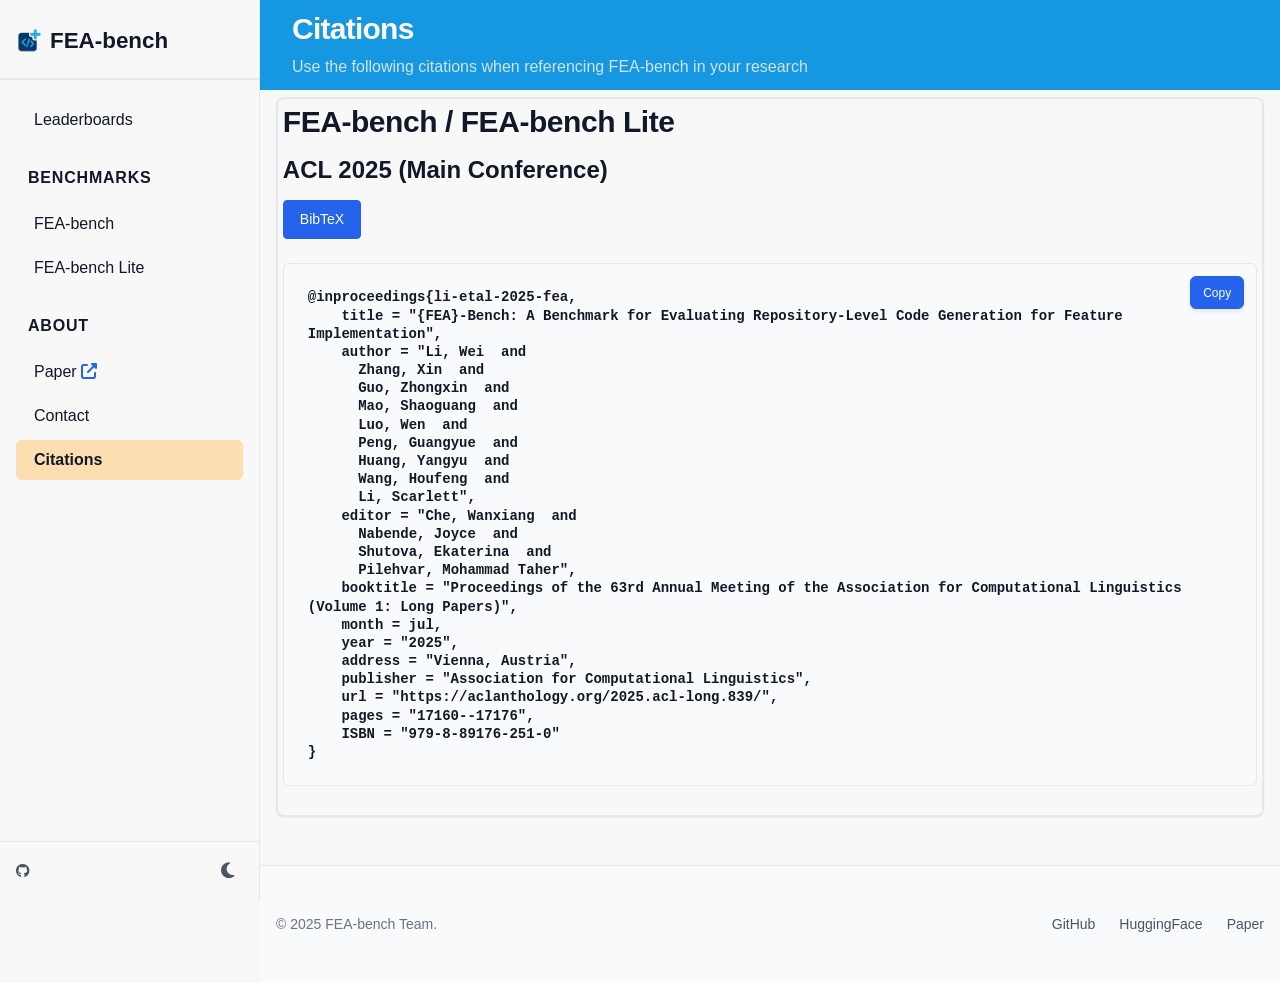
<file: citations.html>
<!DOCTYPE html>
<html lang="en">
<head>
    <meta charset="UTF-8">
    <meta name="viewport" content="width=device-width, initial-scale=1.0">
    <title>FEA-Bench Citations</title>
    <link rel="stylesheet" href="css/main.css">
    <link rel="stylesheet" href="https://cdnjs.cloudflare.com/ajax/libs/font-awesome/6.2.0/css/all.min.css">
    <script
      async
      src="https://www.googletagmanager.com/gtag/js?id=G-H9XFCMDPNS"
    ></script>
    <script>
      window.dataLayer = window.dataLayer || [];
      function gtag() {
        dataLayer.push(arguments);
      }
      gtag("js", new Date());

      gtag("config", "G-H9XFCMDPNS");
    </script>
    
    <link rel="icon" href="favicon.ico" type="image/x-icon">

</head>
<body>
    <div class="sidebar-overlay"></div>
<header class="mobile-header">
    <a href="https://gmago-leway.github.io/fea-bench.github.io/" class="mobile-logo"><img src="img/FEA-Bench-logo.png" alt="SWE-bench logo" class="sidebar-logo-icon">FEA-bench</a>
    <button class="sidebar-opener" aria-label="Open menu">
        <i class="fas fa-bars"></i>
    </button>
</header>

<aside class="sidebar">
    <div class="sidebar-header">
         <a href="https://gmago-leway.github.io/fea-bench.github.io/" class="sidebar-logo"><img src="img/FEA-Bench-logo.png" alt="SWE-bench logo" class="sidebar-logo-icon">FEA-bench</a>
         <button class="mobile-nav-toggle" aria-label="Close menu">
             <i class="fas fa-times"></i>
         </button>
    </div>
    <nav class="sidebar-nav">
        <ul>
            <li><a href="index.html" class="nav-link" data-page="index">Leaderboards</a></li>
            <li class="nav-section-title">Benchmarks</li>
            <li><a href="original.html" class="nav-link" data-page="original">FEA-bench</a></li>
            <li><a href="lite.html" class="nav-link" data-page="lite">FEA-bench Lite</a></li>
            <!-- <li><a href="multilingual.html" class="nav-link" data-page="docs">SWE-bench Multilingual</a></li>
            <li><a href="multimodal.html" class="nav-link" data-page="multimodal">SWE-bench Multimodal</a></li>
            <li><a href="https://openai.com/index/introducing-swe-bench-verified/" class="nav-link" data-page="verified">SWE-bench Verified <i class="fas fa-external-link-alt"></i></a></li> -->
            <li class="nav-section-title">About</li>
            <li><a href="https://arxiv.org/abs/2503.06680" class="nav-link" data-page="paper">Paper <i class="fas fa-external-link-alt"></i></a></li>
            <!-- <li><a href="https://swebench.com/SWE-bench/" class="nav-link" data-page="docs">Docs <i class="fas fa-external-link-alt"></i></a></li> -->
            <li><a href="contact.html" class="nav-link" data-page="contact">Contact</a></li>
            <li><a href="citations.html" class="nav-link" data-page="citations">Citations</a></li>
            <!-- <li><a href="press.html" class="nav-link" data-page="press">Press</a></li>
            <li><a href="submit.html" class="nav-link" data-page="submit">Submit</a></li>            
            <li class="nav-section-title">SWE-bench Family</li>
            <li><a href="https://swe-agent.com/latest/" class="nav-link" data-page="swe-agent"><img src="img/swe-agent-icon.svg" alt="SWE-agent icon" class="sidebar-family-icon">SWE-agent <i class="fas fa-external-link-alt"></i></a></li>
            <li><a href="https://swesmith.com/" class="nav-link" data-page="swe-smith"><img src="img/swe-smith-icon.svg" alt="SWE-smith icon" class="sidebar-family-icon">SWE-smith <i class="fas fa-external-link-alt"></i></a></li>
            <li><a href="https://swe-rex.com/latest/" class="nav-link" data-page="swe-rex"><img src="img/swe-rex-icon.svg" alt="SWE-ReX icon" class="sidebar-family-icon">SWE-ReX <i class="fas fa-external-link-alt"></i></a></li>
            <li><a href="https://swebench.com/sb-cli/" class="nav-link" data-page="sb-cli"><img src="img/sb-cli-icon.svg" alt="SWE-bench CLI icon" class="sidebar-family-icon">SWE-bench CLI <i class="fas fa-external-link-alt"></i></a></li> -->
        </ul>
    </nav>
    <div class="sidebar-footer">
        <a href="https://github.com/microsoft/FEA-Bench" target="_blank" rel="noopener noreferrer">
            <i class="fab fa-github"></i>
        </a>
        &nbsp;
        <button id="theme-toggle" class="theme-toggle" aria-label="Toggle dark mode">
            <i class="fas fa-moon"></i>
        </button>
    </div>
</aside>
    
    <div class="main-content">
        
    <header class="page-header">
        <div class="container">
            <h1>Citations</h1>
            <p>Use the following citations when referencing FEA-bench in your research</p>
        </div>
    </header>

    <section class="container">
        <div class="content-section citation-section">
            <h2>FEA-bench / FEA-bench Lite</h2>
            <h3>ACL 2025 (Main Conference)</h3>
            <div class="citation-type">
                <button class="citation-format-btn active" data-format="bibtex" data-target="original-citation">BibTeX</button>
            </div>
            <div class="citation-container" id="original-citation-bibtex">
                <button class="copy-btn">Copy</button>
                <pre>@inproceedings{li-etal-2025-fea,
    title = "{FEA}-Bench: A Benchmark for Evaluating Repository-Level Code Generation for Feature Implementation",
    author = "Li, Wei  and
      Zhang, Xin  and
      Guo, Zhongxin  and
      Mao, Shaoguang  and
      Luo, Wen  and
      Peng, Guangyue  and
      Huang, Yangyu  and
      Wang, Houfeng  and
      Li, Scarlett",
    editor = "Che, Wanxiang  and
      Nabende, Joyce  and
      Shutova, Ekaterina  and
      Pilehvar, Mohammad Taher",
    booktitle = "Proceedings of the 63rd Annual Meeting of the Association for Computational Linguistics (Volume 1: Long Papers)",
    month = jul,
    year = "2025",
    address = "Vienna, Austria",
    publisher = "Association for Computational Linguistics",
    url = "https://aclanthology.org/2025.acl-long.839/",
    pages = "17160--17176",
    ISBN = "979-8-89176-251-0"
}</pre>
            </div>
        </div>
    </section>


        
        <footer class="footer">
            <div class="container">
                <div class="footer-content">
                    <div class="footer-copyright">
                        &copy; 2025 FEA-bench Team.
                    </div>
                    <div class="footer-links">
                        <a href="https://github.com/microsoft/FEA-Bench" target="_blank">GitHub</a>
                        <a href="https://huggingface.co/datasets/microsoft/FEA-Bench" target="_blank">HuggingFace</a>
                        <a href="https://arxiv.org/abs/2503.06680" target="_blank">Paper</a>
                    </div>
                </div>
            </div>
        </footer>
    </div>

    <!-- Common JS files -->
    <script src="js/mainResults.js"></script>
    <script src="js/citation.js"></script>
    <script src="js/citationFormat.js"></script>
    
    <!-- Page-specific JS files will be injected here -->
    

    <script>
        function initTheme() {
            const themeToggle = document.getElementById('theme-toggle');
            const prefersDarkScheme = window.matchMedia('(prefers-color-scheme: dark)');
            const storedTheme = localStorage.getItem('theme');
            
            if (storedTheme === 'dark' || (!storedTheme && prefersDarkScheme.matches)) {
                document.body.classList.add('dark-mode');
            }
            
            if (themeToggle) {
                themeToggle.addEventListener('click', () => {
                    document.body.classList.toggle('dark-mode');
                    
                    const isDarkMode = document.body.classList.contains('dark-mode');
                    localStorage.setItem('theme', isDarkMode ? 'dark' : 'light');
                });
            }
            
            prefersDarkScheme.addEventListener('change', (e) => {
                if (!localStorage.getItem('theme')) {
                    if (e.matches) {
                        document.body.classList.add('dark-mode');
                    } else {
                        document.body.classList.remove('dark-mode');
                    }
                }
            });
        }
        
        document.addEventListener('DOMContentLoaded', function() {
            initTheme();
            
            const currentPath = window.location.pathname;
            const currentPage = currentPath.split('/').pop().split('.')[0] || 'index';
            
            const navLinks = document.querySelectorAll('.nav-link');
            navLinks.forEach(link => {
                const linkPage = link.getAttribute('data-page');
                if (linkPage === currentPage) {
                    link.classList.add('active');
                }
                
                if (currentPage === 'index' && window.location.hash) {
                    const currentHash = window.location.hash.substring(1);
                    if (linkPage === currentHash) {
                        link.classList.add('active');
                    }
                }
            });
            
            const sidebarOpener = document.querySelector('.sidebar-opener');
            const sidebarCloser = document.querySelector('.sidebar .mobile-nav-toggle');
            const sidebar = document.querySelector('.sidebar');
            const overlay = document.querySelector('.sidebar-overlay');
            
            if ((sidebarOpener || sidebarCloser) && sidebar && overlay) {
                function toggleMenu() {
                    sidebar.classList.toggle('open');
                    overlay.classList.toggle('active');
                }
                
                function openMenu() {
                    sidebar.classList.add('open');
                    overlay.classList.add('active');
                }
                
                function closeMenu() {
                    sidebar.classList.remove('open');
                    overlay.classList.remove('active');
                }
                
                if (sidebarOpener) {
                    sidebarOpener.addEventListener('click', function(e) {
                        e.preventDefault();
                        openMenu();
                    });
                }
                
                if (sidebarCloser) {
                    sidebarCloser.addEventListener('click', function(e) {
                        e.preventDefault();
                        closeMenu();
                    });
                }
                
                overlay.addEventListener('click', function(e) {
                    e.preventDefault();
                    closeMenu();
                });
                
                navLinks.forEach(link => {
                    link.addEventListener('click', () => {
                        if (sidebar.classList.contains('open')) {
                            closeMenu();
                        }
                    });
                });
                
                document.addEventListener('keydown', function(e) {
                    if (e.key === 'Escape' && sidebar.classList.contains('open')) {
                        closeMenu();
                    }
                });
            }
        });
    </script>

    
<script>
    document.addEventListener('DOMContentLoaded', function() {
        // Add styles for citation section h3 headings
        const style = document.createElement('style');
        style.textContent = `
            .citation-container h3 {
                margin-top: 0;
                margin-bottom: 1rem;
                font-size: var(--text-lg);
                color: var(--color-text-secondary);
                border-bottom: 1px solid var(--color-border);
                padding-bottom: 0.5rem;
            }
        `;
        document.head.appendChild(style);
        
        // Hide all non-bibtex citation formats on load
        document.querySelectorAll('.citation-container').forEach(el => {
            if (!el.id.includes('-bibtex')) {
                el.classList.add('display-none');
            }
        });
        
    });
</script>
<script src="js/citationFormat.js"></script>

</body>
</html>
</file>
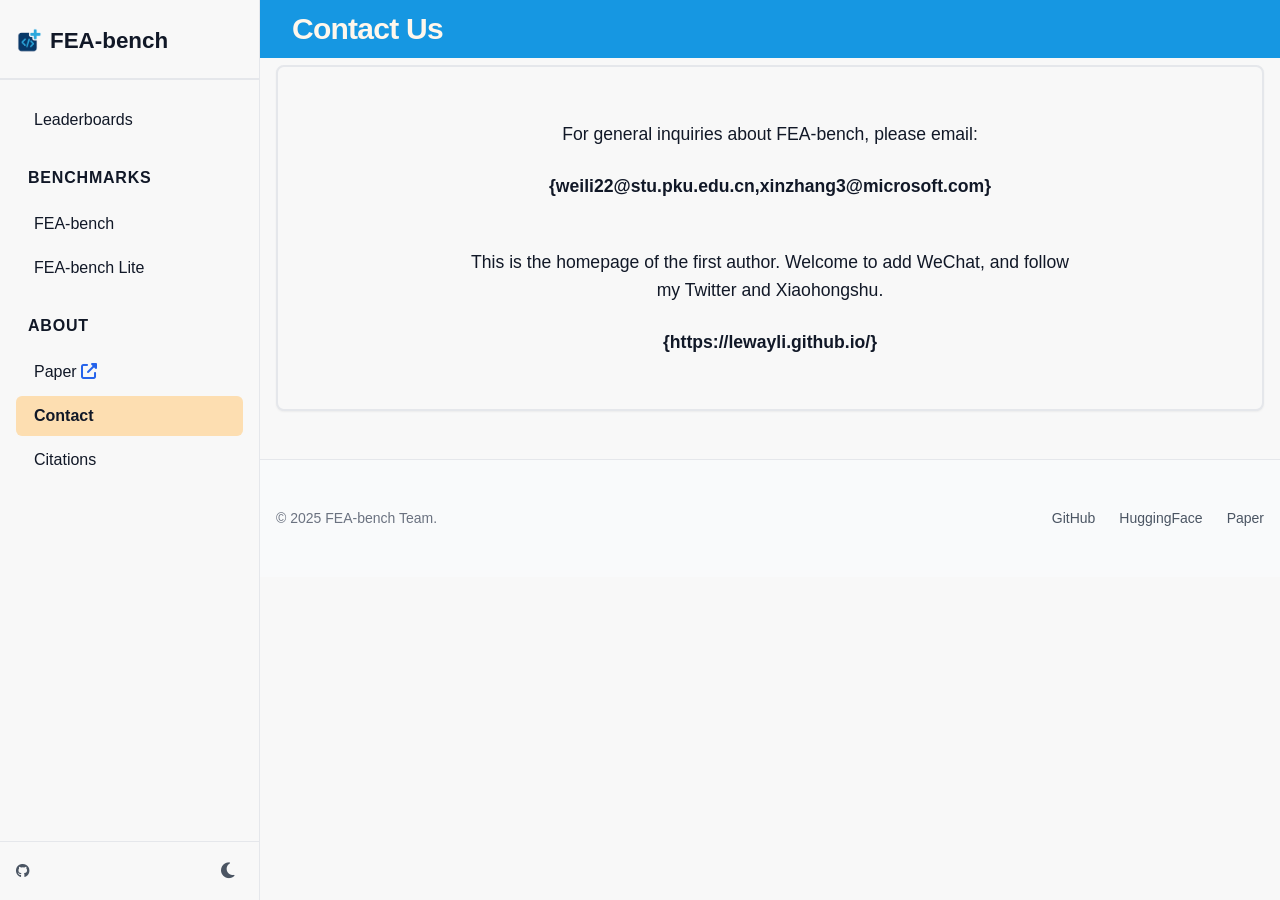
<file: contact.html>
<!DOCTYPE html>
<html lang="en">
<head>
    <meta charset="UTF-8">
    <meta name="viewport" content="width=device-width, initial-scale=1.0">
    <title>Contact FEA-bench Team</title>
    <link rel="stylesheet" href="css/main.css">
    <link rel="stylesheet" href="https://cdnjs.cloudflare.com/ajax/libs/font-awesome/6.2.0/css/all.min.css">
    <script
      async
      src="https://www.googletagmanager.com/gtag/js?id=G-H9XFCMDPNS"
    ></script>
    <script>
      window.dataLayer = window.dataLayer || [];
      function gtag() {
        dataLayer.push(arguments);
      }
      gtag("js", new Date());

      gtag("config", "G-H9XFCMDPNS");
    </script>
    
    <link rel="icon" href="favicon.ico" type="image/x-icon">

</head>
<body>
    <div class="sidebar-overlay"></div>
<header class="mobile-header">
    <a href="https://gmago-leway.github.io/fea-bench.github.io/" class="mobile-logo"><img src="img/FEA-Bench-logo.png" alt="SWE-bench logo" class="sidebar-logo-icon">FEA-bench</a>
    <button class="sidebar-opener" aria-label="Open menu">
        <i class="fas fa-bars"></i>
    </button>
</header>

<aside class="sidebar">
    <div class="sidebar-header">
         <a href="https://gmago-leway.github.io/fea-bench.github.io/" class="sidebar-logo"><img src="img/FEA-Bench-logo.png" alt="SWE-bench logo" class="sidebar-logo-icon">FEA-bench</a>
         <button class="mobile-nav-toggle" aria-label="Close menu">
             <i class="fas fa-times"></i>
         </button>
    </div>
    <nav class="sidebar-nav">
        <ul>
            <li><a href="index.html" class="nav-link" data-page="index">Leaderboards</a></li>
            <li class="nav-section-title">Benchmarks</li>
            <li><a href="original.html" class="nav-link" data-page="original">FEA-bench</a></li>
            <li><a href="lite.html" class="nav-link" data-page="lite">FEA-bench Lite</a></li>
            <!-- <li><a href="multilingual.html" class="nav-link" data-page="docs">SWE-bench Multilingual</a></li>
            <li><a href="multimodal.html" class="nav-link" data-page="multimodal">SWE-bench Multimodal</a></li>
            <li><a href="https://openai.com/index/introducing-swe-bench-verified/" class="nav-link" data-page="verified">SWE-bench Verified <i class="fas fa-external-link-alt"></i></a></li> -->
            <li class="nav-section-title">About</li>
            <li><a href="https://arxiv.org/abs/2503.06680" class="nav-link" data-page="paper">Paper <i class="fas fa-external-link-alt"></i></a></li>
            <!-- <li><a href="https://swebench.com/SWE-bench/" class="nav-link" data-page="docs">Docs <i class="fas fa-external-link-alt"></i></a></li> -->
            <li><a href="contact.html" class="nav-link" data-page="contact">Contact</a></li>
            <li><a href="citations.html" class="nav-link" data-page="citations">Citations</a></li>
            <!-- <li><a href="press.html" class="nav-link" data-page="press">Press</a></li>
            <li><a href="submit.html" class="nav-link" data-page="submit">Submit</a></li>            
            <li class="nav-section-title">SWE-bench Family</li>
            <li><a href="https://swe-agent.com/latest/" class="nav-link" data-page="swe-agent"><img src="img/swe-agent-icon.svg" alt="SWE-agent icon" class="sidebar-family-icon">SWE-agent <i class="fas fa-external-link-alt"></i></a></li>
            <li><a href="https://swesmith.com/" class="nav-link" data-page="swe-smith"><img src="img/swe-smith-icon.svg" alt="SWE-smith icon" class="sidebar-family-icon">SWE-smith <i class="fas fa-external-link-alt"></i></a></li>
            <li><a href="https://swe-rex.com/latest/" class="nav-link" data-page="swe-rex"><img src="img/swe-rex-icon.svg" alt="SWE-ReX icon" class="sidebar-family-icon">SWE-ReX <i class="fas fa-external-link-alt"></i></a></li>
            <li><a href="https://swebench.com/sb-cli/" class="nav-link" data-page="sb-cli"><img src="img/sb-cli-icon.svg" alt="SWE-bench CLI icon" class="sidebar-family-icon">SWE-bench CLI <i class="fas fa-external-link-alt"></i></a></li> -->
        </ul>
    </nav>
    <div class="sidebar-footer">
        <a href="https://github.com/microsoft/FEA-Bench" target="_blank" rel="noopener noreferrer">
            <i class="fab fa-github"></i>
        </a>
        &nbsp;
        <button id="theme-toggle" class="theme-toggle" aria-label="Toggle dark mode">
            <i class="fas fa-moon"></i>
        </button>
    </div>
</aside>
    
    <div class="main-content">
        
    <header class="page-header">
        <div class="container">
            <h1>Contact Us</h1>
        </div>
    </header>

    <section class="container">
        <div class="content-section">
            <div class="contact-container">
                <p>For general inquiries about FEA-bench, please email:</p>
                <p>
                    <a href="weili22@stu.pku.edu.cn,xinzhang3@microsoft.com">{weili22@stu.pku.edu.cn,xinzhang3@microsoft.com}</a>
                </p>
            </div>
            <div class="contact-container">
                <p>This is the homepage of the first author. Welcome to add WeChat, and follow my Twitter and Xiaohongshu.</p>
                <p>
                    <a href="https://lewayli.github.io/">{https://lewayli.github.io/}</a>
                </p>
            </div>
        </div>
    </section>

        
        <footer class="footer">
            <div class="container">
                <div class="footer-content">
                    <div class="footer-copyright">
                        &copy; 2025 FEA-bench Team.
                    </div>
                    <div class="footer-links">
                        <a href="https://github.com/microsoft/FEA-Bench" target="_blank">GitHub</a>
                        <a href="https://huggingface.co/datasets/microsoft/FEA-Bench" target="_blank">HuggingFace</a>
                        <a href="https://arxiv.org/abs/2503.06680" target="_blank">Paper</a>
                    </div>
                </div>
            </div>
        </footer>
    </div>

    <!-- Common JS files -->
    <script src="js/mainResults.js"></script>
    <script src="js/citation.js"></script>
    <script src="js/citationFormat.js"></script>
    
    <!-- Page-specific JS files will be injected here -->
    

    <script>
        function initTheme() {
            const themeToggle = document.getElementById('theme-toggle');
            const prefersDarkScheme = window.matchMedia('(prefers-color-scheme: dark)');
            const storedTheme = localStorage.getItem('theme');
            
            if (storedTheme === 'dark' || (!storedTheme && prefersDarkScheme.matches)) {
                document.body.classList.add('dark-mode');
            }
            
            if (themeToggle) {
                themeToggle.addEventListener('click', () => {
                    document.body.classList.toggle('dark-mode');
                    
                    const isDarkMode = document.body.classList.contains('dark-mode');
                    localStorage.setItem('theme', isDarkMode ? 'dark' : 'light');
                });
            }
            
            prefersDarkScheme.addEventListener('change', (e) => {
                if (!localStorage.getItem('theme')) {
                    if (e.matches) {
                        document.body.classList.add('dark-mode');
                    } else {
                        document.body.classList.remove('dark-mode');
                    }
                }
            });
        }
        
        document.addEventListener('DOMContentLoaded', function() {
            initTheme();
            
            const currentPath = window.location.pathname;
            const currentPage = currentPath.split('/').pop().split('.')[0] || 'index';
            
            const navLinks = document.querySelectorAll('.nav-link');
            navLinks.forEach(link => {
                const linkPage = link.getAttribute('data-page');
                if (linkPage === currentPage) {
                    link.classList.add('active');
                }
                
                if (currentPage === 'index' && window.location.hash) {
                    const currentHash = window.location.hash.substring(1);
                    if (linkPage === currentHash) {
                        link.classList.add('active');
                    }
                }
            });
            
            const sidebarOpener = document.querySelector('.sidebar-opener');
            const sidebarCloser = document.querySelector('.sidebar .mobile-nav-toggle');
            const sidebar = document.querySelector('.sidebar');
            const overlay = document.querySelector('.sidebar-overlay');
            
            if ((sidebarOpener || sidebarCloser) && sidebar && overlay) {
                function toggleMenu() {
                    sidebar.classList.toggle('open');
                    overlay.classList.toggle('active');
                }
                
                function openMenu() {
                    sidebar.classList.add('open');
                    overlay.classList.add('active');
                }
                
                function closeMenu() {
                    sidebar.classList.remove('open');
                    overlay.classList.remove('active');
                }
                
                if (sidebarOpener) {
                    sidebarOpener.addEventListener('click', function(e) {
                        e.preventDefault();
                        openMenu();
                    });
                }
                
                if (sidebarCloser) {
                    sidebarCloser.addEventListener('click', function(e) {
                        e.preventDefault();
                        closeMenu();
                    });
                }
                
                overlay.addEventListener('click', function(e) {
                    e.preventDefault();
                    closeMenu();
                });
                
                navLinks.forEach(link => {
                    link.addEventListener('click', () => {
                        if (sidebar.classList.contains('open')) {
                            closeMenu();
                        }
                    });
                });
                
                document.addEventListener('keydown', function(e) {
                    if (e.key === 'Escape' && sidebar.classList.contains('open')) {
                        closeMenu();
                    }
                });
            }
        });
    </script>

    
    <!-- Optional page-specific scripts -->
    
</body>
</html>
</file>
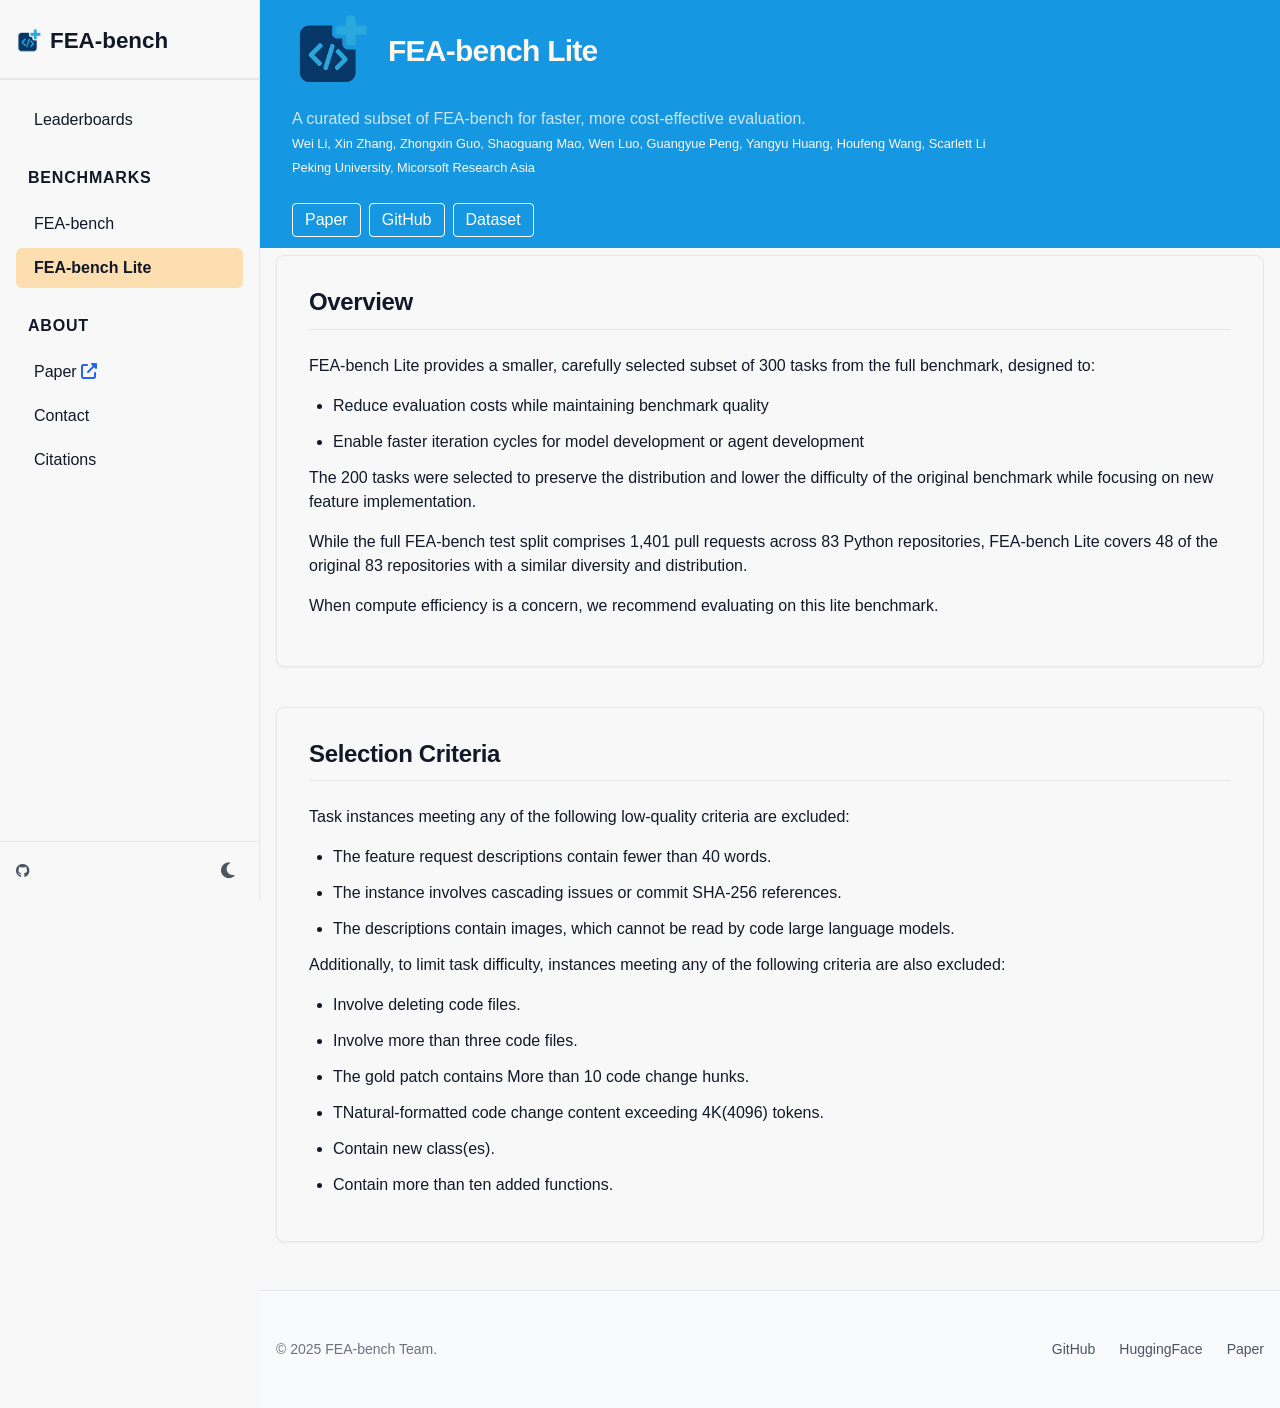
<file: lite.html>
<!DOCTYPE html>
<html lang="en">
<head>
    <meta charset="UTF-8">
    <meta name="viewport" content="width=device-width, initial-scale=1.0">
    <title>FEA-bench Lite</title>
    <link rel="stylesheet" href="css/main.css">
    <link rel="stylesheet" href="https://cdnjs.cloudflare.com/ajax/libs/font-awesome/6.2.0/css/all.min.css">
    <script
      async
      src="https://www.googletagmanager.com/gtag/js?id=G-H9XFCMDPNS"
    ></script>
    <script>
      window.dataLayer = window.dataLayer || [];
      function gtag() {
        dataLayer.push(arguments);
      }
      gtag("js", new Date());

      gtag("config", "G-H9XFCMDPNS");
    </script>
    
    <link rel="icon" href="favicon.ico" type="image/x-icon">

</head>
<body>
    <div class="sidebar-overlay"></div>
<header class="mobile-header">
    <a href="https://gmago-leway.github.io/fea-bench.github.io/" class="mobile-logo"><img src="img/FEA-Bench-logo.png" alt="SWE-bench logo" class="sidebar-logo-icon">FEA-bench</a>
    <button class="sidebar-opener" aria-label="Open menu">
        <i class="fas fa-bars"></i>
    </button>
</header>

<aside class="sidebar">
    <div class="sidebar-header">
         <a href="https://gmago-leway.github.io/fea-bench.github.io/" class="sidebar-logo"><img src="img/FEA-Bench-logo.png" alt="SWE-bench logo" class="sidebar-logo-icon">FEA-bench</a>
         <button class="mobile-nav-toggle" aria-label="Close menu">
             <i class="fas fa-times"></i>
         </button>
    </div>
    <nav class="sidebar-nav">
        <ul>
            <li><a href="index.html" class="nav-link" data-page="index">Leaderboards</a></li>
            <li class="nav-section-title">Benchmarks</li>
            <li><a href="original.html" class="nav-link" data-page="original">FEA-bench</a></li>
            <li><a href="lite.html" class="nav-link" data-page="lite">FEA-bench Lite</a></li>
            <!-- <li><a href="multilingual.html" class="nav-link" data-page="docs">SWE-bench Multilingual</a></li>
            <li><a href="multimodal.html" class="nav-link" data-page="multimodal">SWE-bench Multimodal</a></li>
            <li><a href="https://openai.com/index/introducing-swe-bench-verified/" class="nav-link" data-page="verified">SWE-bench Verified <i class="fas fa-external-link-alt"></i></a></li> -->
            <li class="nav-section-title">About</li>
            <li><a href="https://arxiv.org/abs/2503.06680" class="nav-link" data-page="paper">Paper <i class="fas fa-external-link-alt"></i></a></li>
            <!-- <li><a href="https://swebench.com/SWE-bench/" class="nav-link" data-page="docs">Docs <i class="fas fa-external-link-alt"></i></a></li> -->
            <li><a href="contact.html" class="nav-link" data-page="contact">Contact</a></li>
            <li><a href="citations.html" class="nav-link" data-page="citations">Citations</a></li>
            <!-- <li><a href="press.html" class="nav-link" data-page="press">Press</a></li>
            <li><a href="submit.html" class="nav-link" data-page="submit">Submit</a></li>            
            <li class="nav-section-title">SWE-bench Family</li>
            <li><a href="https://swe-agent.com/latest/" class="nav-link" data-page="swe-agent"><img src="img/swe-agent-icon.svg" alt="SWE-agent icon" class="sidebar-family-icon">SWE-agent <i class="fas fa-external-link-alt"></i></a></li>
            <li><a href="https://swesmith.com/" class="nav-link" data-page="swe-smith"><img src="img/swe-smith-icon.svg" alt="SWE-smith icon" class="sidebar-family-icon">SWE-smith <i class="fas fa-external-link-alt"></i></a></li>
            <li><a href="https://swe-rex.com/latest/" class="nav-link" data-page="swe-rex"><img src="img/swe-rex-icon.svg" alt="SWE-ReX icon" class="sidebar-family-icon">SWE-ReX <i class="fas fa-external-link-alt"></i></a></li>
            <li><a href="https://swebench.com/sb-cli/" class="nav-link" data-page="sb-cli"><img src="img/sb-cli-icon.svg" alt="SWE-bench CLI icon" class="sidebar-family-icon">SWE-bench CLI <i class="fas fa-external-link-alt"></i></a></li> -->
        </ul>
    </nav>
    <div class="sidebar-footer">
        <a href="https://github.com/microsoft/FEA-Bench" target="_blank" rel="noopener noreferrer">
            <i class="fab fa-github"></i>
        </a>
        &nbsp;
        <button id="theme-toggle" class="theme-toggle" aria-label="Toggle dark mode">
            <i class="fas fa-moon"></i>
        </button>
    </div>
</aside>
    
    <div class="main-content">
        
    <header class="page-header">
        <div class="container">
            <div class="d-flex align-center mb-3">
                <img src="img/FEA-Bench-logo.png" alt="SWE-Llama Logo" style="height: 5em; width: auto; margin-right: 1em;">
                <h1 class="mb-0">FEA-bench Lite</h1>
            </div>
            <p>A curated subset of FEA-bench for faster, more cost-effective evaluation.</p>
            <div class="authors">
                <small>Wei Li, Xin Zhang, Zhongxin Guo, Shaoguang Mao, Wen Luo, Guangyue Peng, Yangyu Huang, Houfeng Wang, Scarlett Li</small>
            </div>
            <div class="corporation">
                <small>Peking University, Micorsoft Research Asia</small>
            </div>
            <br>
            <div class="flex gap-2">
                <a href="https://arxiv.org/abs/2503.06680" target="_blank" class="paper-link">Paper</a>
                <a href="https://github.com/microsoft/FEA-Bench" target="_blank" class="paper-link">GitHub</a>  
                <a href="https://huggingface.co/datasets/microsoft/FEA-Bench" target="_blank" class="paper-link">Dataset</a>                 
            </div>
        </div>
    </header>

    <div class="container">
        <section class="content-box">
            <h2>Overview</h2>
            <p>FEA-bench Lite provides a smaller, carefully selected subset of 300 tasks from the full benchmark, designed to:</p>
            <ul>
                <li>Reduce evaluation costs while maintaining benchmark quality</li>
                <li>Enable faster iteration cycles for model development or agent development</li>
            </ul>
            <p>The 200 tasks were selected to preserve the distribution and lower the difficulty of the original benchmark while focusing on new feature implementation.</p>
            
            <p>While the full FEA-bench test split comprises 1,401 pull requests across 83 Python repositories, FEA-bench Lite covers 48 of the original 83 repositories with a similar diversity and distribution.</p>
            
            <p>When compute efficiency is a concern, we recommend evaluating on this lite benchmark.</p>
        </section>
        
        <!-- Selection Criteria Section -->
        <section class="content-box" id="selection-criteria">
            <h2>Selection Criteria</h2>
            <p>Task instances meeting any of the following low-quality criteria are excluded:</p>
            <ul>
                <li>The feature request descriptions contain fewer than 40 words.</li>
                <li>The instance involves cascading issues or commit SHA-256 references.</li>
                <li>The descriptions contain images, which cannot be read by code large language models.</li>
            </ul>
            <p>Additionally, to limit task difficulty, instances meeting any of the following criteria are also excluded:</p>
            <ul>
                <li>Involve deleting code files.</li>
                <li>Involve more than three code files.</li>
                <li>The gold patch contains More than 10 code change hunks.</li>
                <li>TNatural-formatted code change content exceeding 4K(4096) tokens.</li>
                <li>Contain new class(es).</li>
                <li>Contain more than ten added functions.</li>
            </ul>
        </section>
    </div>

        
        <footer class="footer">
            <div class="container">
                <div class="footer-content">
                    <div class="footer-copyright">
                        &copy; 2025 FEA-bench Team.
                    </div>
                    <div class="footer-links">
                        <a href="https://github.com/microsoft/FEA-Bench" target="_blank">GitHub</a>
                        <a href="https://huggingface.co/datasets/microsoft/FEA-Bench" target="_blank">HuggingFace</a>
                        <a href="https://arxiv.org/abs/2503.06680" target="_blank">Paper</a>
                    </div>
                </div>
            </div>
        </footer>
    </div>

    <!-- Common JS files -->
    <script src="js/mainResults.js"></script>
    <script src="js/citation.js"></script>
    <script src="js/citationFormat.js"></script>
    
    <!-- Page-specific JS files will be injected here -->
    

    <script>
        function initTheme() {
            const themeToggle = document.getElementById('theme-toggle');
            const prefersDarkScheme = window.matchMedia('(prefers-color-scheme: dark)');
            const storedTheme = localStorage.getItem('theme');
            
            if (storedTheme === 'dark' || (!storedTheme && prefersDarkScheme.matches)) {
                document.body.classList.add('dark-mode');
            }
            
            if (themeToggle) {
                themeToggle.addEventListener('click', () => {
                    document.body.classList.toggle('dark-mode');
                    
                    const isDarkMode = document.body.classList.contains('dark-mode');
                    localStorage.setItem('theme', isDarkMode ? 'dark' : 'light');
                });
            }
            
            prefersDarkScheme.addEventListener('change', (e) => {
                if (!localStorage.getItem('theme')) {
                    if (e.matches) {
                        document.body.classList.add('dark-mode');
                    } else {
                        document.body.classList.remove('dark-mode');
                    }
                }
            });
        }
        
        document.addEventListener('DOMContentLoaded', function() {
            initTheme();
            
            const currentPath = window.location.pathname;
            const currentPage = currentPath.split('/').pop().split('.')[0] || 'index';
            
            const navLinks = document.querySelectorAll('.nav-link');
            navLinks.forEach(link => {
                const linkPage = link.getAttribute('data-page');
                if (linkPage === currentPage) {
                    link.classList.add('active');
                }
                
                if (currentPage === 'index' && window.location.hash) {
                    const currentHash = window.location.hash.substring(1);
                    if (linkPage === currentHash) {
                        link.classList.add('active');
                    }
                }
            });
            
            const sidebarOpener = document.querySelector('.sidebar-opener');
            const sidebarCloser = document.querySelector('.sidebar .mobile-nav-toggle');
            const sidebar = document.querySelector('.sidebar');
            const overlay = document.querySelector('.sidebar-overlay');
            
            if ((sidebarOpener || sidebarCloser) && sidebar && overlay) {
                function toggleMenu() {
                    sidebar.classList.toggle('open');
                    overlay.classList.toggle('active');
                }
                
                function openMenu() {
                    sidebar.classList.add('open');
                    overlay.classList.add('active');
                }
                
                function closeMenu() {
                    sidebar.classList.remove('open');
                    overlay.classList.remove('active');
                }
                
                if (sidebarOpener) {
                    sidebarOpener.addEventListener('click', function(e) {
                        e.preventDefault();
                        openMenu();
                    });
                }
                
                if (sidebarCloser) {
                    sidebarCloser.addEventListener('click', function(e) {
                        e.preventDefault();
                        closeMenu();
                    });
                }
                
                overlay.addEventListener('click', function(e) {
                    e.preventDefault();
                    closeMenu();
                });
                
                navLinks.forEach(link => {
                    link.addEventListener('click', () => {
                        if (sidebar.classList.contains('open')) {
                            closeMenu();
                        }
                    });
                });
                
                document.addEventListener('keydown', function(e) {
                    if (e.key === 'Escape' && sidebar.classList.contains('open')) {
                        closeMenu();
                    }
                });
            }
        });
    </script>

    
    <!-- Citation functionality now provided by citation.js and citationFormat.js loaded in base.html -->

</body>
</html>
</file>
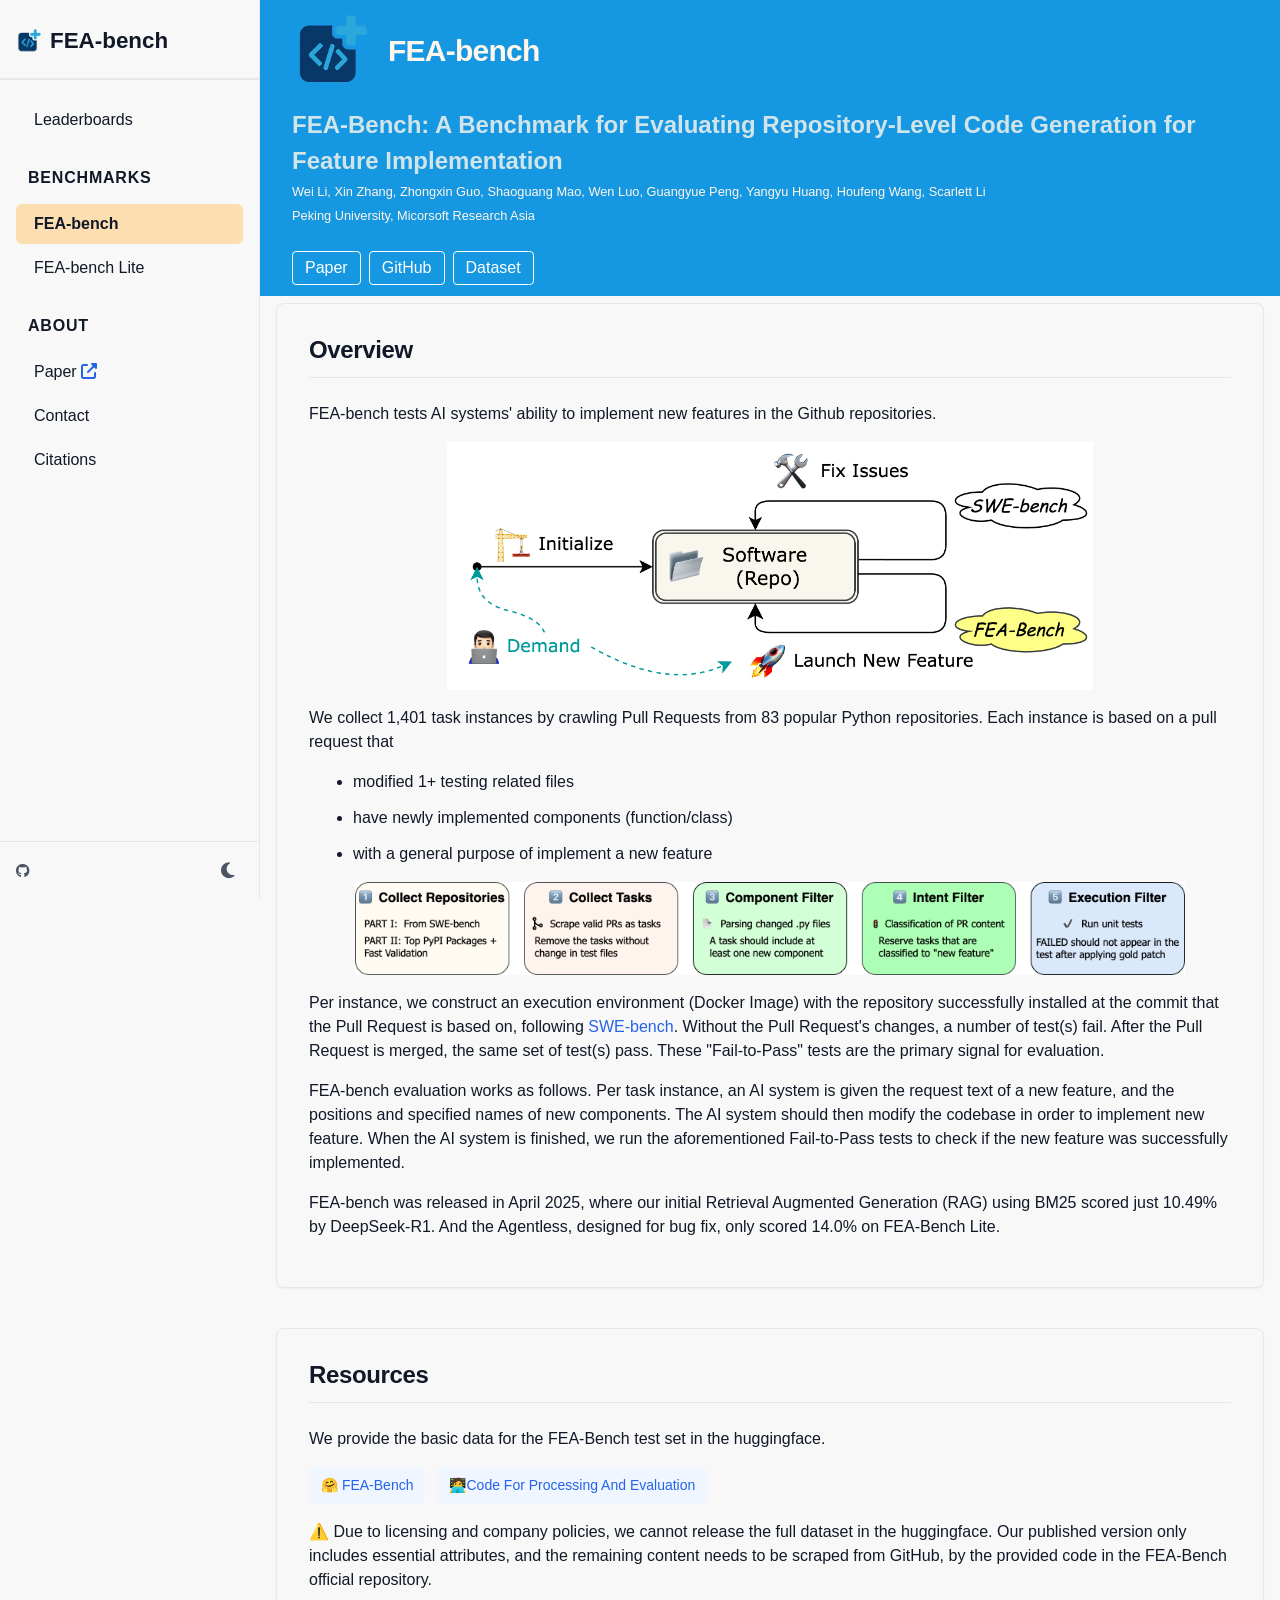
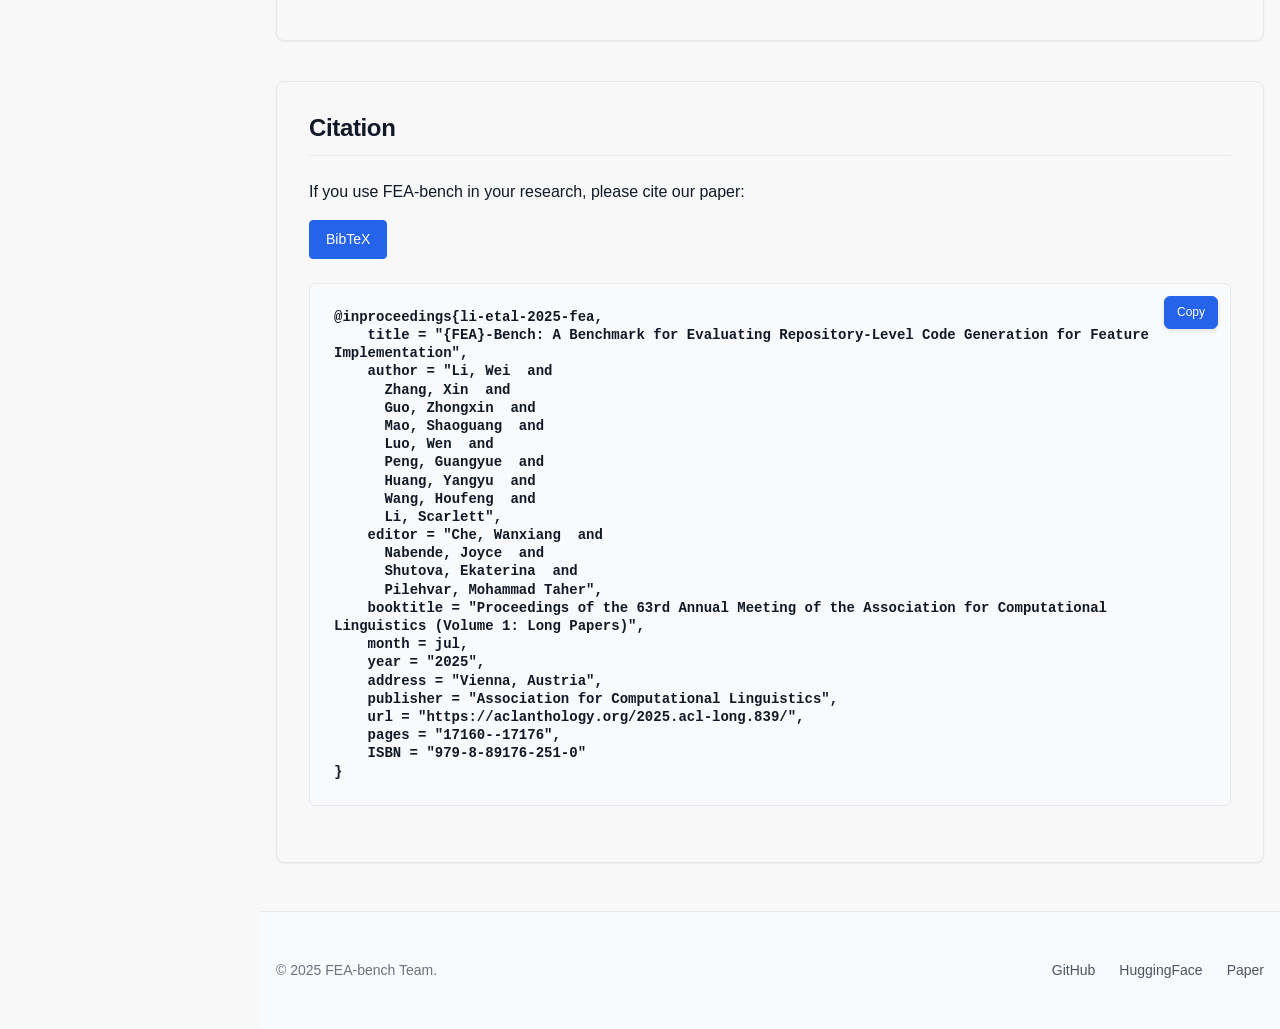
<file: original.html>
<!DOCTYPE html>
<html lang="en">
<head>
    <meta charset="UTF-8">
    <meta name="viewport" content="width=device-width, initial-scale=1.0">
    <title>FEA-bench</title>
    <link rel="stylesheet" href="css/main.css">
    <link rel="stylesheet" href="https://cdnjs.cloudflare.com/ajax/libs/font-awesome/6.2.0/css/all.min.css">
    <script
      async
      src="https://www.googletagmanager.com/gtag/js?id=G-H9XFCMDPNS"
    ></script>
    <script>
      window.dataLayer = window.dataLayer || [];
      function gtag() {
        dataLayer.push(arguments);
      }
      gtag("js", new Date());

      gtag("config", "G-H9XFCMDPNS");
    </script>
    
    <link rel="icon" href="favicon.ico" type="image/x-icon">

</head>
<body>
    <div class="sidebar-overlay"></div>
<header class="mobile-header">
    <a href="https://gmago-leway.github.io/fea-bench.github.io/" class="mobile-logo"><img src="img/FEA-Bench-logo.png" alt="SWE-bench logo" class="sidebar-logo-icon">FEA-bench</a>
    <button class="sidebar-opener" aria-label="Open menu">
        <i class="fas fa-bars"></i>
    </button>
</header>

<aside class="sidebar">
    <div class="sidebar-header">
         <a href="https://gmago-leway.github.io/fea-bench.github.io/" class="sidebar-logo"><img src="img/FEA-Bench-logo.png" alt="SWE-bench logo" class="sidebar-logo-icon">FEA-bench</a>
         <button class="mobile-nav-toggle" aria-label="Close menu">
             <i class="fas fa-times"></i>
         </button>
    </div>
    <nav class="sidebar-nav">
        <ul>
            <li><a href="index.html" class="nav-link" data-page="index">Leaderboards</a></li>
            <li class="nav-section-title">Benchmarks</li>
            <li><a href="original.html" class="nav-link" data-page="original">FEA-bench</a></li>
            <li><a href="lite.html" class="nav-link" data-page="lite">FEA-bench Lite</a></li>
            <!-- <li><a href="multilingual.html" class="nav-link" data-page="docs">SWE-bench Multilingual</a></li>
            <li><a href="multimodal.html" class="nav-link" data-page="multimodal">SWE-bench Multimodal</a></li>
            <li><a href="https://openai.com/index/introducing-swe-bench-verified/" class="nav-link" data-page="verified">SWE-bench Verified <i class="fas fa-external-link-alt"></i></a></li> -->
            <li class="nav-section-title">About</li>
            <li><a href="https://arxiv.org/abs/2503.06680" class="nav-link" data-page="paper">Paper <i class="fas fa-external-link-alt"></i></a></li>
            <!-- <li><a href="https://swebench.com/SWE-bench/" class="nav-link" data-page="docs">Docs <i class="fas fa-external-link-alt"></i></a></li> -->
            <li><a href="contact.html" class="nav-link" data-page="contact">Contact</a></li>
            <li><a href="citations.html" class="nav-link" data-page="citations">Citations</a></li>
            <!-- <li><a href="press.html" class="nav-link" data-page="press">Press</a></li>
            <li><a href="submit.html" class="nav-link" data-page="submit">Submit</a></li>            
            <li class="nav-section-title">SWE-bench Family</li>
            <li><a href="https://swe-agent.com/latest/" class="nav-link" data-page="swe-agent"><img src="img/swe-agent-icon.svg" alt="SWE-agent icon" class="sidebar-family-icon">SWE-agent <i class="fas fa-external-link-alt"></i></a></li>
            <li><a href="https://swesmith.com/" class="nav-link" data-page="swe-smith"><img src="img/swe-smith-icon.svg" alt="SWE-smith icon" class="sidebar-family-icon">SWE-smith <i class="fas fa-external-link-alt"></i></a></li>
            <li><a href="https://swe-rex.com/latest/" class="nav-link" data-page="swe-rex"><img src="img/swe-rex-icon.svg" alt="SWE-ReX icon" class="sidebar-family-icon">SWE-ReX <i class="fas fa-external-link-alt"></i></a></li>
            <li><a href="https://swebench.com/sb-cli/" class="nav-link" data-page="sb-cli"><img src="img/sb-cli-icon.svg" alt="SWE-bench CLI icon" class="sidebar-family-icon">SWE-bench CLI <i class="fas fa-external-link-alt"></i></a></li> -->
        </ul>
    </nav>
    <div class="sidebar-footer">
        <a href="https://github.com/microsoft/FEA-Bench" target="_blank" rel="noopener noreferrer">
            <i class="fab fa-github"></i>
        </a>
        &nbsp;
        <button id="theme-toggle" class="theme-toggle" aria-label="Toggle dark mode">
            <i class="fas fa-moon"></i>
        </button>
    </div>
</aside>
    
    <div class="main-content">
        
    <header class="page-header">
        <div class="container">
            <div class="d-flex align-center mb-3">
                <img src="img/FEA-Bench-logo.png" alt="SWE-Llama Logo" style="height: 5em; width: auto; margin-right: 1em;">
                <h1 class="mb-0">FEA-bench</h1>
            </div>
            <p style="font-size: 1.5em; font-weight: bold;">FEA-Bench: A Benchmark for Evaluating Repository-Level Code Generation for Feature Implementation</p>
            <div class="authors">
                <small>Wei Li, Xin Zhang, Zhongxin Guo, Shaoguang Mao, Wen Luo, Guangyue Peng, Yangyu Huang, Houfeng Wang, Scarlett Li</small>
            </div>
            <div class="corporation">
                <small>Peking University, Micorsoft Research Asia</small>
            </div>
            <br>
            <div class="flex gap-2">
                <a href="https://arxiv.org/abs/2503.06680" target="_blank" class="paper-link">Paper</a>
                <a href="https://github.com/microsoft/FEA-Bench" target="_blank" class="paper-link">GitHub</a>  
                <a href="https://huggingface.co/datasets/microsoft/FEA-Bench" target="_blank" class="paper-link">Dataset</a>             
            </div>
        </div>
    </header>

    <div class="container">
        <section class="content-box">
            <h2>Overview</h2>

            <p>FEA-bench tests AI systems' ability to implement new features in the Github repositories.</p>
            <div style="display: flex; align-items: center; flex-direction: column; margin-bottom: 1em;">
                <img src="img/intuition.png" alt="SWE-bench Teaser Image" class="img-fluid" style="width: 70%;"/>
            </div>
            <p>
                We collect 1,401 task instances by crawling Pull Requests from 83 popular Python repositories.
                Each instance is based on a pull request that 
                <ul style="list-style-type: disc; margin-left: 20px;">
                    <li>modified 1+ testing related files</li>
                    <li>have newly implemented components (function/class)</li>
                    <li>with a general purpose of implement a new feature</li>
                </ul>
            </p>
            <div style="display: flex; align-items: center; flex-direction: column; margin-bottom: 1em;">
                <img src="img/data_collect.png" alt="SWE-bench Teaser Image" class="img-fluid" style="width: 90%;"/>
            </div>
            <p>
                Per instance, we construct an execution environment (Docker Image) with the repository successfully installed
                at the commit that the Pull Request is based on, following <a href="https://www.swebench.com/">SWE-bench</a>.
                Without the Pull Request's changes, a number of test(s) fail.
                After the Pull Request is merged, the same set of test(s) pass.
                These "Fail-to-Pass" tests are the primary signal for evaluation.
            </p>
            <p>
                FEA-bench evaluation works as follows.
                Per task instance, an AI system is given the request text of a new feature, and the positions and specified names of new components.
                The AI system should then modify the codebase in order to implement new feature.
                When the AI system is finished, we run the aforementioned Fail-to-Pass tests to check if the new feature was successfully implemented.
            </p>
            <p>
                FEA-bench was released in April 2025, where our initial Retrieval Augmented Generation (RAG) using BM25 scored just 10.49% by DeepSeek-R1.
                And the Agentless, designed for bug fix, only scored 14.0% on FEA-Bench Lite.
            </p>
        </section>

        <!-- Resources Section -->
        <section class="content-box">
            <h2>Resources</h2>
            <p>We provide the basic data for the FEA-Bench test set in the huggingface.</p>
            <div class="resource-links">
                <a href="https://huggingface.co/datasets/microsoft/FEA-Bench">🤗 FEA-Bench</a>
                <a href="https://github.com/microsoft/FEA-Bench"> 🧑‍💻Code For Processing And Evaluation</a>
            </div>
            <p>⚠️ Due to licensing and company policies, we cannot release the full dataset in the huggingface. Our published version only includes essential attributes, and the remaining content needs to be scraped from GitHub, by the provided code in the FEA-Bench official repository.</p>
        </section>

        <!-- Affiliation Section -->
        <!-- <div class="institution-logos">
            <div class="logo-container">
                <a href="https://www.princeton.edu/" target="_blank" title="Princeton University">
                    <img src="img/princeton_seal.svg" alt="Princeton University" class="institution-logo" style="box-shadow: none; filter: none;">
                </a>
                <a href="https://www.stanford.edu/" target="_blank" title="Stanford University">
                    <img src="img/stanford_seal.png" alt="Stanford University" class="institution-logo" style="box-shadow: none; filter: none;">
                </a>
                <a href="https://pli.princeton.edu/" target="_blank" title="Princeton Language and Intelligence">
                    <img src="img/pli_logo.svg" alt="Princeton Language and Intelligence" class="institution-logo" style="box-shadow: none; filter: none;">
                </a>
                <a href="https://www.uchicago.edu/" target="_blank" title="University of Chicago">
                    <img src="img/chicago_seal.svg" alt="University of Chicago" class="institution-logo" style="box-shadow: none; filter: none;">
                </a>
            </div>
        </div> -->

        <!-- Citation Section -->
        <section id="citation" class="content-box">
            <h2>Citation</h2>
            <p>If you use FEA-bench in your research, please cite our paper:</p>
            
            <div class="citation-type">
                <button class="citation-format-btn active" data-format="bibtex" data-target="citation">BibTeX</button>
                <!-- <button class="citation-format-btn" data-format="apa" data-target="lite-citation">APA</button>
                <button class="citation-format-btn" data-format="mla" data-target="lite-citation">MLA</button> -->
            </div>
            
            <div class="citation-container" id="lite-citation-bibtex">
                <button class="copy-btn" aria-label="Copy citation">Copy</button>
                <pre>@inproceedings{li-etal-2025-fea,
    title = "{FEA}-Bench: A Benchmark for Evaluating Repository-Level Code Generation for Feature Implementation",
    author = "Li, Wei  and
      Zhang, Xin  and
      Guo, Zhongxin  and
      Mao, Shaoguang  and
      Luo, Wen  and
      Peng, Guangyue  and
      Huang, Yangyu  and
      Wang, Houfeng  and
      Li, Scarlett",
    editor = "Che, Wanxiang  and
      Nabende, Joyce  and
      Shutova, Ekaterina  and
      Pilehvar, Mohammad Taher",
    booktitle = "Proceedings of the 63rd Annual Meeting of the Association for Computational Linguistics (Volume 1: Long Papers)",
    month = jul,
    year = "2025",
    address = "Vienna, Austria",
    publisher = "Association for Computational Linguistics",
    url = "https://aclanthology.org/2025.acl-long.839/",
    pages = "17160--17176",
    ISBN = "979-8-89176-251-0"
}</pre>
            </div>
        </section>
    </div>

        
        <footer class="footer">
            <div class="container">
                <div class="footer-content">
                    <div class="footer-copyright">
                        &copy; 2025 FEA-bench Team.
                    </div>
                    <div class="footer-links">
                        <a href="https://github.com/microsoft/FEA-Bench" target="_blank">GitHub</a>
                        <a href="https://huggingface.co/datasets/microsoft/FEA-Bench" target="_blank">HuggingFace</a>
                        <a href="https://arxiv.org/abs/2503.06680" target="_blank">Paper</a>
                    </div>
                </div>
            </div>
        </footer>
    </div>

    <!-- Common JS files -->
    <script src="js/mainResults.js"></script>
    <script src="js/citation.js"></script>
    <script src="js/citationFormat.js"></script>
    
    <!-- Page-specific JS files will be injected here -->
    

    <script>
        function initTheme() {
            const themeToggle = document.getElementById('theme-toggle');
            const prefersDarkScheme = window.matchMedia('(prefers-color-scheme: dark)');
            const storedTheme = localStorage.getItem('theme');
            
            if (storedTheme === 'dark' || (!storedTheme && prefersDarkScheme.matches)) {
                document.body.classList.add('dark-mode');
            }
            
            if (themeToggle) {
                themeToggle.addEventListener('click', () => {
                    document.body.classList.toggle('dark-mode');
                    
                    const isDarkMode = document.body.classList.contains('dark-mode');
                    localStorage.setItem('theme', isDarkMode ? 'dark' : 'light');
                });
            }
            
            prefersDarkScheme.addEventListener('change', (e) => {
                if (!localStorage.getItem('theme')) {
                    if (e.matches) {
                        document.body.classList.add('dark-mode');
                    } else {
                        document.body.classList.remove('dark-mode');
                    }
                }
            });
        }
        
        document.addEventListener('DOMContentLoaded', function() {
            initTheme();
            
            const currentPath = window.location.pathname;
            const currentPage = currentPath.split('/').pop().split('.')[0] || 'index';
            
            const navLinks = document.querySelectorAll('.nav-link');
            navLinks.forEach(link => {
                const linkPage = link.getAttribute('data-page');
                if (linkPage === currentPage) {
                    link.classList.add('active');
                }
                
                if (currentPage === 'index' && window.location.hash) {
                    const currentHash = window.location.hash.substring(1);
                    if (linkPage === currentHash) {
                        link.classList.add('active');
                    }
                }
            });
            
            const sidebarOpener = document.querySelector('.sidebar-opener');
            const sidebarCloser = document.querySelector('.sidebar .mobile-nav-toggle');
            const sidebar = document.querySelector('.sidebar');
            const overlay = document.querySelector('.sidebar-overlay');
            
            if ((sidebarOpener || sidebarCloser) && sidebar && overlay) {
                function toggleMenu() {
                    sidebar.classList.toggle('open');
                    overlay.classList.toggle('active');
                }
                
                function openMenu() {
                    sidebar.classList.add('open');
                    overlay.classList.add('active');
                }
                
                function closeMenu() {
                    sidebar.classList.remove('open');
                    overlay.classList.remove('active');
                }
                
                if (sidebarOpener) {
                    sidebarOpener.addEventListener('click', function(e) {
                        e.preventDefault();
                        openMenu();
                    });
                }
                
                if (sidebarCloser) {
                    sidebarCloser.addEventListener('click', function(e) {
                        e.preventDefault();
                        closeMenu();
                    });
                }
                
                overlay.addEventListener('click', function(e) {
                    e.preventDefault();
                    closeMenu();
                });
                
                navLinks.forEach(link => {
                    link.addEventListener('click', () => {
                        if (sidebar.classList.contains('open')) {
                            closeMenu();
                        }
                    });
                });
                
                document.addEventListener('keydown', function(e) {
                    if (e.key === 'Escape' && sidebar.classList.contains('open')) {
                        closeMenu();
                    }
                });
            }
        });
    </script>

    
    <!-- Citation functionality now provided by citation.js and citationFormat.js loaded in base.html -->

</body>
</html>
</file>
<file: css/main.css>
/* Core styles */
@import 'core.css';

/* Layout components */
@import 'layout.css';

/* UI components */
@import 'components.css';

/* Page-specific styles */
@import 'pages.css';

/* Utilities */
@import 'utilities.css';

/* Leaderboard filters */
@import 'leaderboard-filters.css';
</file>
